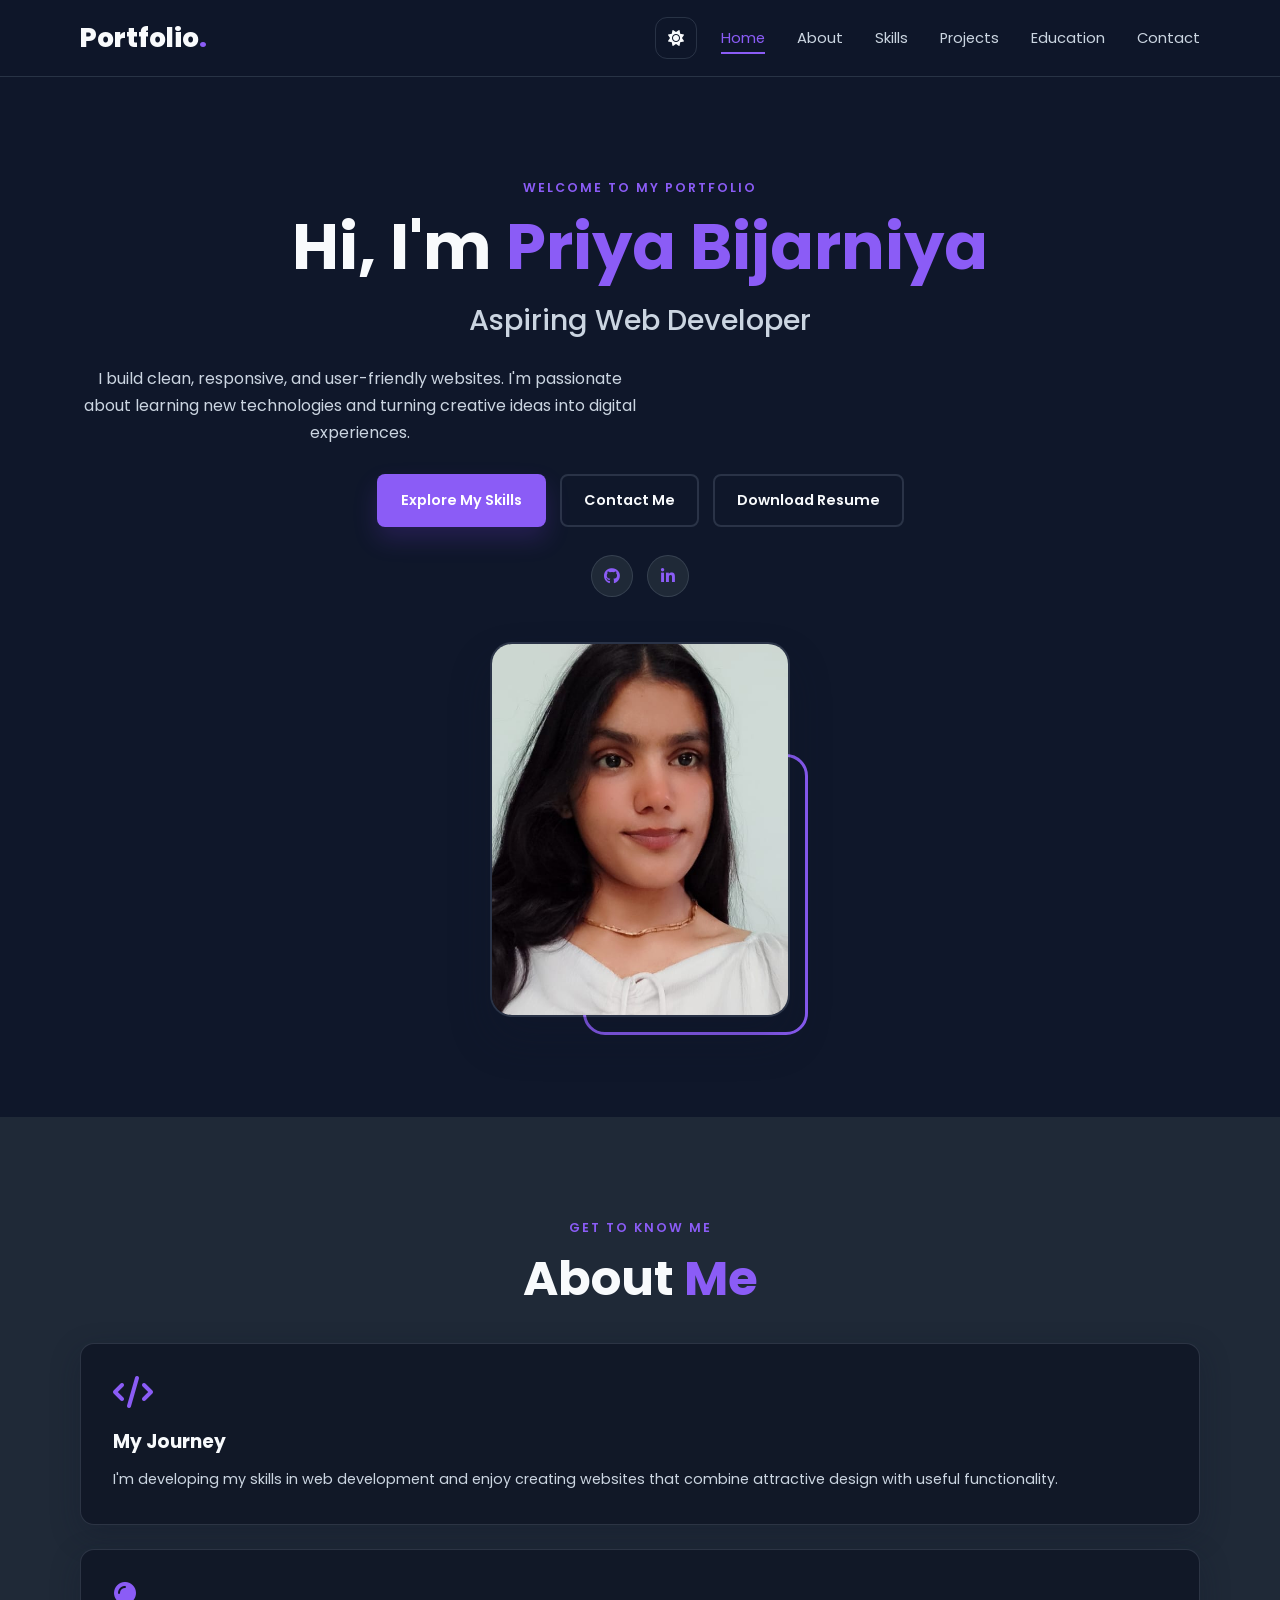
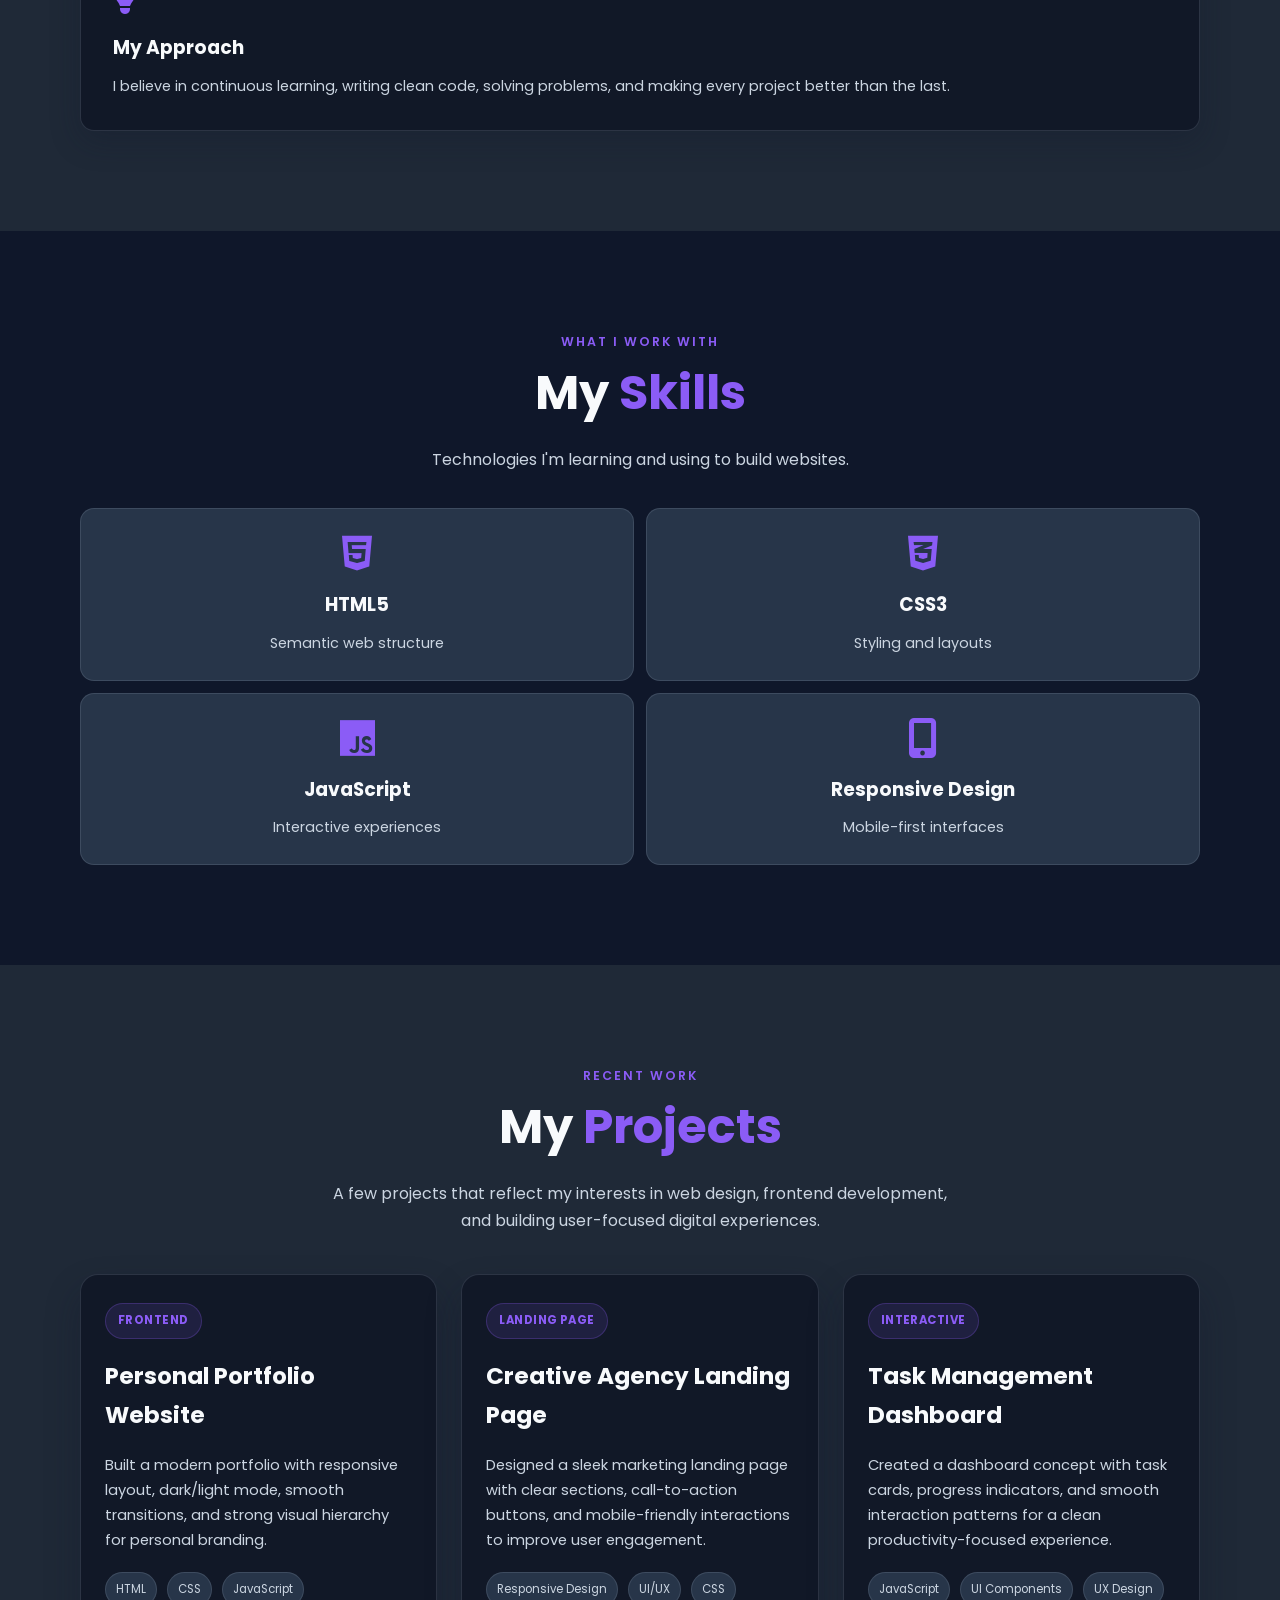
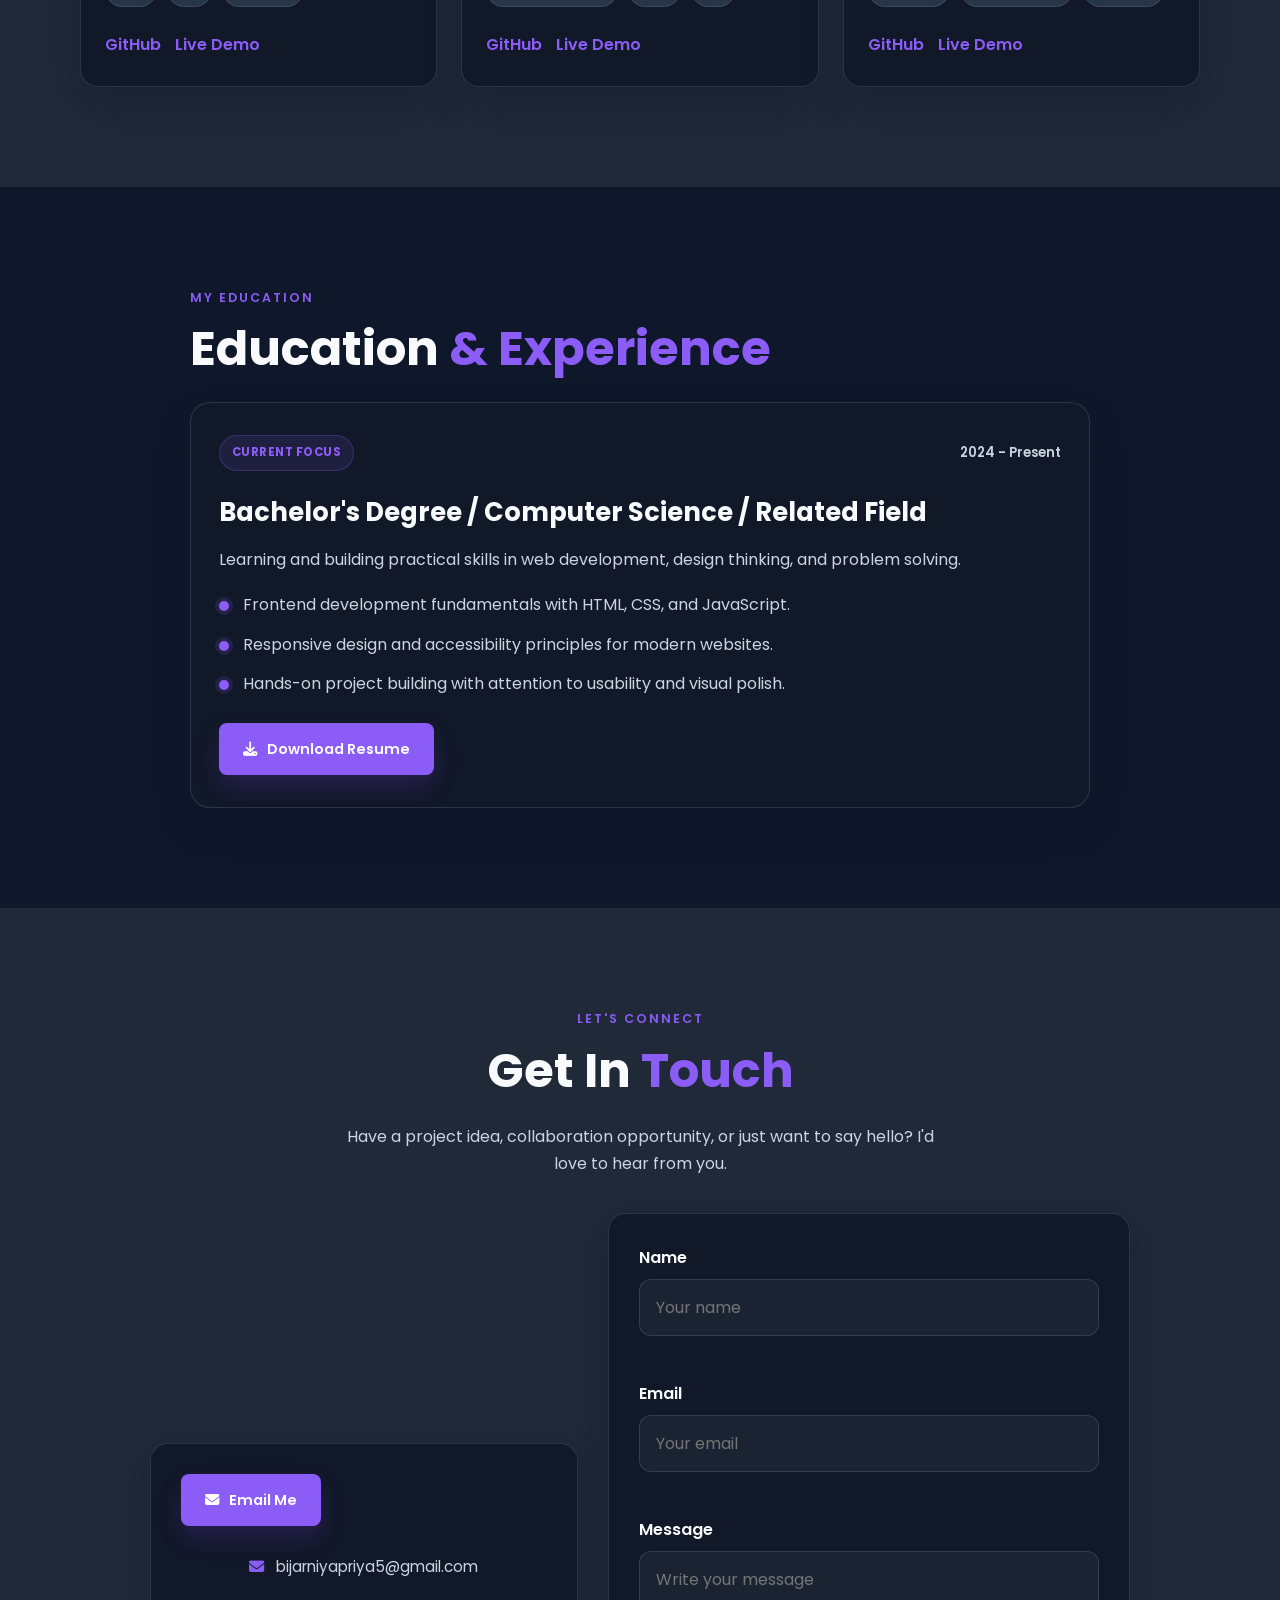
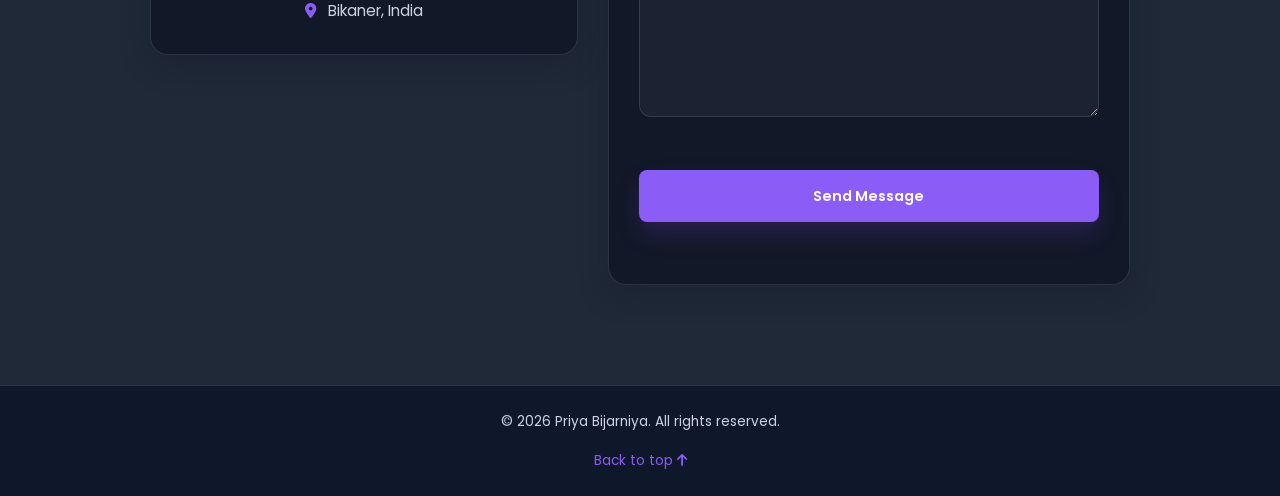
<file: Portfolio/index.html>
<!DOCTYPE html>
<html lang="en">
<head>
  <meta charset="UTF-8">
  <meta name="viewport" content="width=device-width, initial-scale=1.0">
  <meta name="description" content="Personal portfolio of a web developer.">
  <title>My Portfolio | Web Developer</title>

  <link rel="preconnect" href="https://fonts.googleapis.com">
  <link rel="preconnect" href="https://fonts.gstatic.com" crossorigin>
  <link href="https://fonts.googleapis.com/css2?family=Poppins:wght@400;500;600;700;800&display=swap" rel="stylesheet">
  <link rel="stylesheet" href="https://cdnjs.cloudflare.com/ajax/libs/font-awesome/6.5.2/css/all.min.css">
  <link rel="stylesheet" href="style.css">
  <script src="script.js" defer></script>
</head>
<body>

  <header class="header">
    <nav class="navbar container" aria-label="Main navigation">
      <a href="#home" class="logo">Portfolio<span>.</span></a>

      <div class="nav-actions">
        <button class="theme-toggle" type="button" aria-label="Toggle dark mode">
          <i class="fa-solid fa-sun"></i>
        </button>

        <button class="menu-toggle" aria-label="Open navigation menu"
          aria-expanded="false" aria-controls="nav-menu" type="button">
          <i class="fa-solid fa-bars"></i>
        </button>
      </div>

      <ul class="nav-menu" id="nav-menu">
        <li><a href="#home" class="nav-link active">Home</a></li>
        <li><a href="#about" class="nav-link">About</a></li>
        <li><a href="#skills" class="nav-link">Skills</a></li>
        <li><a href="#projects" class="nav-link">Projects</a></li>
        <li><a href="#education" class="nav-link">Education</a></li>
        <li><a href="#contact" class="nav-link">Contact</a></li>
      </ul>
    </nav>
  </header>

  <main>
    <section id="home" class="hero section">
      <div class="container hero-grid">
        <div class="hero-content reveal">
          <p class="eyebrow">WELCOME TO MY PORTFOLIO</p>
          <h1>Hi, I'm <span>Priya Bijarniya</span></h1>
          <h2>Aspiring Web Developer</h2>
          <p class="hero-description">
            I build clean, responsive, and user-friendly websites.
            I'm passionate about learning new technologies and turning
            creative ideas into digital experiences.
          </p>

          <div class="hero-buttons">
            <a href="#skills" class="btn btn-primary">Explore My Skills</a>
            <a href="#contact" class="btn btn-outline">Contact Me</a>
            <a href="resume.html" target="_blank" class="btn btn-outline" download="Priya-Bijarniya-Resume.html">Download Resume</a>
          </div>

          <div class="social-links">
            <a href="https://github.com/" aria-label="GitHub" target="_blank" rel="noreferrer">
              <i class="fa-brands fa-github"></i>
            </a>
            <a href="https://linkedin.com/" aria-label="LinkedIn" target="_blank" rel="noreferrer">
              <i class="fa-brands fa-linkedin-in"></i>
            </a>
          </div>
        </div>

        <div class="hero-image reveal reveal-delay">
          <img
            src="./assets/img.jpeg"
            alt="Portrait of Priya Bijarniya">
          <div class="image-decoration"></div>
        </div>
      </div>
    </section>

    <section id="about" class="section about">
      <div class="container">
        <p class="eyebrow">GET TO KNOW ME</p>
        <h2 class="section-title">About <span>Me</span></h2>

        <div class="about-grid">
          <div class="about-card reveal">
            <i class="fa-solid fa-code"></i>
            <h3>My Journey</h3>
            <p>
              I'm developing my skills in web development and enjoy
              creating websites that combine attractive design with
              useful functionality.
            </p>
          </div>

          <div class="about-card reveal reveal-delay">
            <i class="fa-solid fa-lightbulb"></i>
            <h3>My Approach</h3>
            <p>
              I believe in continuous learning, writing clean code,
              solving problems, and making every project better
              than the last.
            </p>
          </div>
        </div>
      </div>
    </section>

    <section id="skills" class="section skills">
      <div class="container">
        <p class="eyebrow">WHAT I WORK WITH</p>
        <h2 class="section-title">My <span>Skills</span></h2>
        <p class="section-description">
          Technologies I'm learning and using to build websites.
        </p>

        <div class="skills-grid">
          <article class="skill-card reveal">
            <i class="fa-brands fa-html5"></i>
            <h3>HTML5</h3>
            <p>Semantic web structure</p>
          </article>

          <article class="skill-card reveal reveal-delay">
            <i class="fa-brands fa-css3-alt"></i>
            <h3>CSS3</h3>
            <p>Styling and layouts</p>
          </article>

          <article class="skill-card reveal reveal-delay-2">
            <i class="fa-brands fa-js"></i>
            <h3>JavaScript</h3>
            <p>Interactive experiences</p>
          </article>

          <article class="skill-card reveal reveal-delay-3">
            <i class="fa-solid fa-mobile-screen-button"></i>
            <h3>Responsive Design</h3>
            <p>Mobile-first interfaces</p>
          </article>
        </div>
      </div>
    </section>

    <section id="projects" class="section projects">
      <div class="container">
        <p class="eyebrow">RECENT WORK</p>
        <h2 class="section-title">My <span>Projects</span></h2>
        <p class="section-description">
          A few projects that reflect my interests in web design, frontend development,
          and building user-focused digital experiences.
        </p>

        <div class="projects-grid">
          <article class="project-card reveal">
            <div class="project-badge">Frontend</div>
            <h3>Personal Portfolio Website</h3>
            <p>
              Built a modern portfolio with responsive layout, dark/light mode, smooth
              transitions, and strong visual hierarchy for personal branding.
            </p>
            <ul class="project-tags">
              <li>HTML</li>
              <li>CSS</li>
              <li>JavaScript</li>
            </ul>
            <div class="project-links">
              <a href="https://github.com/" target="_blank" rel="noreferrer">GitHub</a>
              <a href="https://example.com" target="_blank" rel="noreferrer">Live Demo</a>
            </div>
          </article>

          <article class="project-card reveal reveal-delay">
            <div class="project-badge">Landing Page</div>
            <h3>Creative Agency Landing Page</h3>
            <p>
              Designed a sleek marketing landing page with clear sections, call-to-action
              buttons, and mobile-friendly interactions to improve user engagement.
            </p>
            <ul class="project-tags">
              <li>Responsive Design</li>
              <li>UI/UX</li>
              <li>CSS</li>
            </ul>
            <div class="project-links">
              <a href="https://github.com/" target="_blank" rel="noreferrer">GitHub</a>
              <a href="https://example.com" target="_blank" rel="noreferrer">Live Demo</a>
            </div>
          </article>

          <article class="project-card reveal reveal-delay-2">
            <div class="project-badge">Interactive</div>
            <h3>Task Management Dashboard</h3>
            <p>
              Created a dashboard concept with task cards, progress indicators, and smooth
              interaction patterns for a clean productivity-focused experience.
            </p>
            <ul class="project-tags">
              <li>JavaScript</li>
              <li>UI Components</li>
              <li>UX Design</li>
            </ul>
            <div class="project-links">
              <a href="https://github.com/" target="_blank" rel="noreferrer">GitHub</a>
              <a href="https://example.com" target="_blank" rel="noreferrer">Live Demo</a>
            </div>
          </article>
        </div>
      </div>
    </section>

    <section id="education" class="section education">
      <div class="container education-wrap">
        <p class="eyebrow">MY EDUCATION</p>
        <h2 class="section-title">Education <span>& Experience</span></h2>

        <div class="education-card reveal">
          <div class="education-header">
            <span class="education-badge">Current Focus</span>
            <span class="education-year">2024 - Present</span>
          </div>

          <h3>Bachelor's Degree / Computer Science / Related Field</h3>
          <p class="education-school">Learning and building practical skills in web development, design thinking, and problem solving.</p>

          <ul class="education-points">
            <li>Frontend development fundamentals with HTML, CSS, and JavaScript.</li>
            <li>Responsive design and accessibility principles for modern websites.</li>
            <li>Hands-on project building with attention to usability and visual polish.</li>
          </ul>

          <a href="resume.html" target="_blank" class="btn btn-primary" download="Priya-Bijarniya-Resume.html">
            <i class="fa-solid fa-download"></i>
            Download Resume
          </a>
        </div>
      </div>
    </section>

    <section id="contact" class="section contact">
      <div class="container contact-content">
        <p class="eyebrow">LET'S CONNECT</p>
        <h2 class="section-title">Get In <span>Touch</span></h2>
        <p class="section-description">
          Have a project idea, collaboration opportunity, or just want
          to say hello? I'd love to hear from you.
        </p>

        <div class="contact-layout">
          <div class="contact-info reveal">
            <a href="mailto:bijarniyapriya5@gmail.com" class="btn btn-primary contact-email-btn">
              <i class="fa-solid fa-envelope"></i>
              Email Me
            </a>

            <div class="contact-details">
              <p><i class="fa-solid fa-envelope"></i>
                bijarniyapriya5@gmail.com</p>
              <p><i class="fa-solid fa-location-dot"></i>
                Bikaner, India</p>
            </div>
          </div>

          <form class="contact-form reveal reveal-delay" id="contactForm" novalidate>
            <div class="form-group">
              <label for="name">Name</label>
              <input id="name" name="name" type="text" placeholder="Your name">
              <small class="error-message"></small>
            </div>

            <div class="form-group">
              <label for="email">Email</label>
              <input id="email" name="email" type="email" placeholder="Your email">
              <small class="error-message"></small>
            </div>

            <div class="form-group">
              <label for="message">Message</label>
              <textarea id="message" name="message" rows="5" placeholder="Write your message"></textarea>
              <small class="error-message"></small>
            </div>

            <button type="submit" class="btn btn-primary submit-btn">Send Message</button>
            <p class="form-status" aria-live="polite"></p>
          </form>
        </div>
      </div>
    </section>
  </main>

  <footer class="footer">
    <div class="container footer-content">
      <p>© <span id="year"></span> Priya Bijarniya. All rights reserved.</p>
      <a href="#home" aria-label="Back to top">
        Back to top <i class="fa-solid fa-arrow-up"></i>
      </a>
    </div>
  </footer>

</body>
</html>
</file>
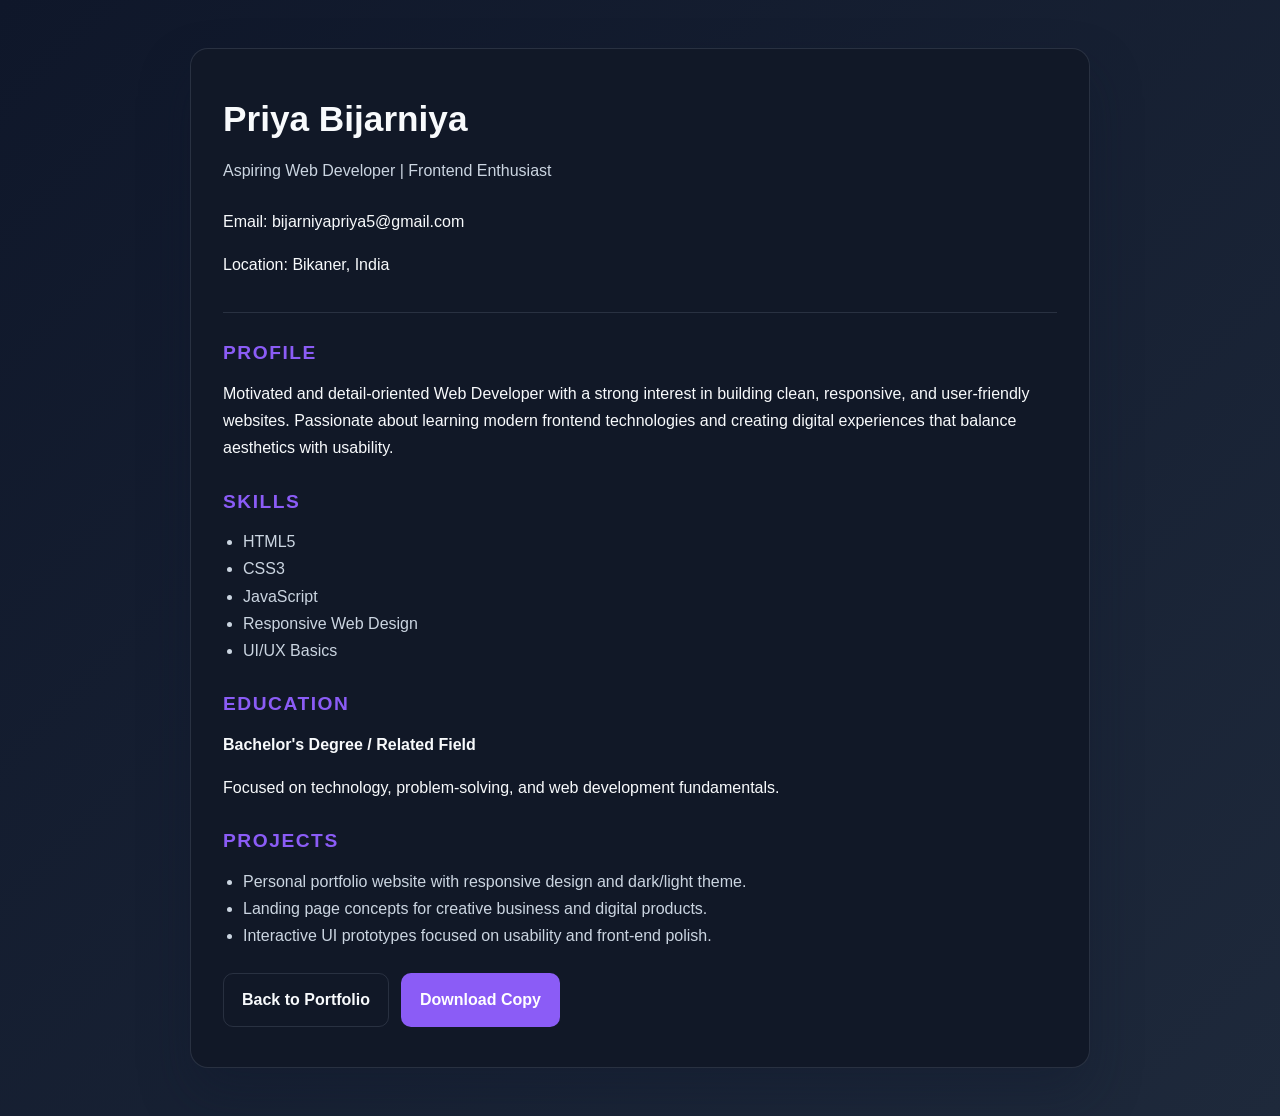
<file: Portfolio/resume.html>
<!DOCTYPE html>
<html lang="en">
<head>
  <meta charset="UTF-8" />
  <meta name="viewport" content="width=device-width, initial-scale=1.0" />
  <title>Priya Bijarniya | Resume</title>
  <style>
    :root {
      --bg: #0f172a;
      --card: #111827;
      --primary: #8b5cf6;
      --text: #f8fafc;
      --muted: #cbd5e1;
      --border: rgba(148, 163, 184, 0.18);
    }

    * { box-sizing: border-box; }

    body {
      margin: 0;
      font-family: Arial, sans-serif;
      background: linear-gradient(135deg, #0f172a, #1e293b);
      color: var(--text);
      line-height: 1.7;
    }

    .resume-wrapper {
      max-width: 900px;
      margin: 48px auto;
      background: var(--card);
      border: 1px solid var(--border);
      border-radius: 18px;
      box-shadow: 0 25px 50px rgba(15, 23, 42, 0.35);
      padding: 40px 32px;
    }

    h1, h2, h3, p { margin-top: 0; }

    h1 {
      margin-bottom: 8px;
      font-size: 2.2rem;
    }

    .subtitle {
      color: var(--muted);
      margin-bottom: 24px;
    }

    .header {
      border-bottom: 1px solid var(--border);
      margin-bottom: 24px;
      padding-bottom: 18px;
    }

    .section {
      margin-bottom: 24px;
    }

    .section h2 {
      color: var(--primary);
      font-size: 1.2rem;
      text-transform: uppercase;
      letter-spacing: 0.08em;
      margin-bottom: 10px;
    }

    ul {
      margin: 0;
      padding-left: 20px;
      color: var(--muted);
    }

    .actions {
      margin-top: 24px;
      display: flex;
      gap: 12px;
      flex-wrap: wrap;
    }

    .btn {
      display: inline-block;
      text-decoration: none;
      padding: 12px 18px;
      border-radius: 10px;
      font-weight: 600;
      border: 1px solid transparent;
    }

    .primary {
      background: var(--primary);
      color: white;
    }

    .secondary {
      border-color: var(--border);
      color: var(--text);
    }

    @media (max-width: 640px) {
      .resume-wrapper {
        margin: 20px 12px;
        padding: 24px 18px;
      }
    }
  </style>
</head>
<body>
  <main class="resume-wrapper">
    <header class="header">
      <h1>Priya Bijarniya</h1>
      <p class="subtitle">Aspiring Web Developer | Frontend Enthusiast</p>
      <p>Email: bijarniyapriya5@gmail.com</p>
      <p>Location: Bikaner, India</p>
    </header>

    <section class="section">
      <h2>Profile</h2>
      <p>
        Motivated and detail-oriented Web Developer with a strong interest in building clean,
        responsive, and user-friendly websites. Passionate about learning modern frontend
        technologies and creating digital experiences that balance aesthetics with usability.
      </p>
    </section>

    <section class="section">
      <h2>Skills</h2>
      <ul>
        <li>HTML5</li>
        <li>CSS3</li>
        <li>JavaScript</li>
        <li>Responsive Web Design</li>
        <li>UI/UX Basics</li>
      </ul>
    </section>

    <section class="section">
      <h2>Education</h2>
      <p><strong>Bachelor's Degree / Related Field</strong></p>
      <p>Focused on technology, problem-solving, and web development fundamentals.</p>
    </section>

    <section class="section">
      <h2>Projects</h2>
      <ul>
        <li>Personal portfolio website with responsive design and dark/light theme.</li>
        <li>Landing page concepts for creative business and digital products.</li>
        <li>Interactive UI prototypes focused on usability and front-end polish.</li>
      </ul>
    </section>

    <div class="actions">
      <a href="index.html" class="btn secondary">Back to Portfolio</a>
      <a href="index.html" class="btn primary">Download Copy</a>
    </div>
  </main>
</body>
</html>
</file>
<file: Portfolio/style.css>
:root {
  --bg: #0f172a;
  --bg-soft: #111827;
  --surface: #1f2937;
  --surface-light: #273549;
  --primary: #8b5cf6;
  --primary-hover: #7c3aed;
  --text: #f8fafc;
  --muted: #cbd5e1;
  --border: rgba(148, 163, 184, 0.2);
  --shadow: rgba(15, 23, 42, 0.3);
  --card: #111827;
  --input-bg: rgba(148, 163, 184, 0.08);
  --font: "Poppins", sans-serif;
}

body.light-theme {
  --bg: #f6f8ff;
  --bg-soft: #edf2ff;
  --surface: #ffffff;
  --surface-light: #eef4ff;
  --primary: #7c3aed;
  --primary-hover: #6d28d9;
  --text: #1f2937;
  --muted: #475569;
  --border: rgba(99, 102, 241, 0.18);
  --shadow: rgba(15, 23, 42, 0.1);
  --card: #ffffff;
  --input-bg: rgba(99, 102, 241, 0.04);
}

* {
  margin: 0;
  padding: 0;
  box-sizing: border-box;
}

html {
  scroll-behavior: smooth;
  scroll-padding-top: 90px;
}

body {
  background: var(--bg);
  color: var(--text);
  font-family: var(--font);
  line-height: 1.7;
  transition: background 0.3s ease, color 0.3s ease;
}

a {
  color: inherit;
  text-decoration: none;
}

img {
  display: block;
  max-width: 100%;
}

button,
input,
textarea {
  font: inherit;
}

.container {
  width: min(1120px, 90%);
  margin-inline: auto;
}

.section {
  padding: 100px 0;
  scroll-margin-top: 80px;
}

.eyebrow {
  color: var(--primary);
  font-size: 0.78rem;
  font-weight: 600;
  letter-spacing: 2px;
  margin-bottom: 12px;
}

.section-title {
  font-size: clamp(2rem, 5vw, 3rem);
  line-height: 1.2;
  margin-bottom: 24px;
}

.section-title span,
.hero h1 span {
  color: var(--primary);
}

.section-description {
  color: var(--muted);
  max-width: 620px;
  margin: 0 auto 35px;
}

section:nth-of-type(even) {
  background: var(--surface);
}

.reveal {
  opacity: 0;
  transform: translateY(28px);
  transition: opacity 0.7s ease, transform 0.7s ease;
}

.reveal.visible {
  opacity: 1;
  transform: translateY(0);
}

.reveal-delay {
  transition-delay: 0.1s;
}

.reveal-delay-2 {
  transition-delay: 0.2s;
}

.reveal-delay-3 {
  transition-delay: 0.3s;
}

/* ---------- Navigation ---------- */
.header {
  position: sticky;
  top: 0;
  z-index: 1000;
  background: rgba(15, 23, 42, 0.92);
  border-bottom: 1px solid var(--border);
  backdrop-filter: blur(12px);
}

body.light-theme .header {
  background: rgba(246, 248, 255, 0.9);
}

.navbar {
  min-height: 76px;
  display: flex;
  align-items: center;
  justify-content: space-between;
  gap: 24px;
  position: relative;
}

.logo {
  font-size: 1.65rem;
  font-weight: 800;
}

.logo span {
  color: var(--primary);
}

.nav-actions {
  display: flex;
  align-items: center;
  gap: 12px;
  margin-left: auto;
}

.theme-toggle,
.menu-toggle {
  display: inline-flex;
  align-items: center;
  justify-content: center;
  width: 42px;
  height: 42px;
  border: 1px solid var(--border);
  background: transparent;
  color: var(--text);
  border-radius: 12px;
  cursor: pointer;
  transition: background 0.25s ease, transform 0.25s ease, border-color 0.25s ease;
}

.theme-toggle:hover,
.menu-toggle:hover {
  border-color: var(--primary);
  transform: translateY(-2px);
}

.nav-menu {
  display: flex;
  align-items: center;
  gap: 32px;
  list-style: none;
}

.nav-link {
  color: var(--muted);
  font-size: 0.92rem;
  transition: color 0.25s ease;
  position: relative;
}

.nav-link:hover,
.nav-link.active {
  color: var(--primary);
}

.nav-link::after {
  content: "";
  position: absolute;
  left: 0;
  bottom: -6px;
  width: 100%;
  height: 2px;
  background: var(--primary);
  transform: scaleX(0);
  transform-origin: center;
  transition: transform 0.25s ease;
}

.nav-link:hover::after,
.nav-link.active::after {
  transform: scaleX(1);
}

.menu-toggle {
  display: none;
}

/* ---------- Buttons ---------- */
.hero-buttons,
.social-links {
  display: flex;
  flex-wrap: wrap;
  align-items: center;
  gap: 14px;
}

.btn {
  display: inline-flex;
  justify-content: center;
  align-items: center;
  gap: 10px;
  padding: 12px 22px;
  border: 2px solid transparent;
  border-radius: 8px;
  font: inherit;
  font-size: 0.9rem;
  font-weight: 600;
  transition: 0.25s ease;
}

.btn-primary {
  color: #ffffff;
  background: var(--primary);
  box-shadow: 0 12px 24px rgba(124, 58, 237, 0.2);
}

.btn-primary:hover {
  background: var(--primary-hover);
  color: #fff;
  transform: translateY(-2px);
}

.btn-outline {
  border-color: var(--border);
}

.btn-outline:hover {
  border-color: var(--primary);
  color: var(--primary);
}

/* ---------- Hero / Home ---------- */
.hero {
  min-height: calc(100vh - 76px);
  display: flex;
  align-items: center;
}

.hero-grid {
  display: grid;
  grid-template-columns: 1.2fr 0.8fr;
  align-items: center;
  gap: 70px;
}

.hero h1 {
  font-size: clamp(2.4rem, 5vw, 4.4rem);
  line-height: 1.15;
  margin-bottom: 12px;
}

.hero h2 {
  color: var(--muted);
  font-size: clamp(1.2rem, 2.5vw, 1.8rem);
  font-weight: 500;
  margin-bottom: 20px;
}

.hero-description {
  color: var(--muted);
  max-width: 560px;
  margin-bottom: 28px;
}

.social-links {
  margin-top: 28px;
}

.social-links a {
  width: 42px;
  height: 42px;
  display: grid;
  place-items: center;
  border: 1px solid var(--border);
  border-radius: 50%;
  background: var(--surface);
  color: var(--primary);
  transition: 0.25s ease;
}

.social-links a:hover {
  background: var(--primary);
  color: var(--bg);
  transform: translateY(-3px);
}

.hero-image {
  position: relative;
  width: min(100%, 380px);
  justify-self: center;
}

.hero-image img {
  position: relative;
  z-index: 1;
  width: 100%;
  aspect-ratio: 4 / 5;
  object-fit: cover;
  border-radius: 22px;
  border: 2px solid var(--border);
  box-shadow: 0 22px 40px var(--shadow);
}

.image-decoration {
  position: absolute;
  width: 75%;
  height: 75%;
  right: -18px;
  bottom: -18px;
  border: 3px solid var(--primary);
  border-radius: 22px;
}

/* ---------- About ---------- */
.about,
.skills,
.contact {
  text-align: center;
}

.about-grid {
  display: grid;
  grid-template-columns: repeat(2, minmax(0, 1fr));
  gap: 24px;
  margin-top: 35px;
  text-align: left;
}

.about-card {
  padding: 32px;
  background: var(--card);
  border: 1px solid var(--border);
  border-radius: 14px;
  transition: transform 0.25s ease,
              border-color 0.25s ease,
              box-shadow 0.25s ease;
  box-shadow: 0 10px 30px var(--shadow);
}

.about-card:hover,
.skill-card:hover {
  transform: translateY(-5px);
  border-color: var(--primary);
}

.about-card > i {
  font-size: 2rem;
  color: var(--primary);
  margin-bottom: 18px;
}

.about-card h3,
.skill-card h3 {
  margin-bottom: 10px;
}

.about-card p,
.skill-card p {
  color: var(--muted);
  font-size: 0.9rem;
}

/* ---------- Skills ---------- */
.skills-grid {
  display: grid;
  grid-template-columns: repeat(4, minmax(0, 1fr));
  gap: 20px;
  text-align: center;
}

.skill-card {
  padding: 28px 16px;
  background: var(--surface-light);
  border: 1px solid var(--border);
  border-radius: 14px;
  transition: transform 0.25s ease,
              border-color 0.25s ease;
}

.skill-card > i {
  font-size: 2.5rem;
  color: var(--primary);
  margin-bottom: 16px;
}

/* ---------- Projects ---------- */
.projects {
  text-align: center;
}

.projects-grid {
  display: grid;
  grid-template-columns: repeat(3, minmax(0, 1fr));
  gap: 24px;
  margin-top: 40px;
  text-align: left;
}

.project-card {
  display: flex;
  flex-direction: column;
  gap: 18px;
  padding: 28px 24px;
  border-radius: 18px;
  background: var(--card);
  border: 1px solid var(--border);
  box-shadow: 0 18px 35px var(--shadow);
  transition: transform 0.25s ease, border-color 0.25s ease, box-shadow 0.25s ease;
}

.project-card:hover {
  transform: translateY(-5px);
  border-color: var(--primary);
  box-shadow: 0 20px 40px rgba(124, 58, 237, 0.12);
}

.project-badge,
.education-badge {
  align-self: flex-start;
  padding: 7px 12px;
  border-radius: 999px;
  background: rgba(139, 92, 246, 0.12);
  border: 1px solid rgba(139, 92, 246, 0.25);
  color: var(--primary);
  font-size: 0.72rem;
  font-weight: 700;
  letter-spacing: 0.04em;
  text-transform: uppercase;
}

.project-card h3 {
  font-size: 1.45rem;
  margin: 0;
}

.project-card p {
  color: var(--muted);
  font-size: 0.92rem;
}

.project-tags {
  list-style: none;
  display: flex;
  flex-wrap: wrap;
  gap: 10px;
  margin-top: auto;
}

.project-tags li {
  padding: 7px 10px;
  border-radius: 999px;
  background: var(--surface-light);
  color: var(--muted);
  font-size: 0.72rem;
  border: 1px solid var(--border);
}

.project-links {
  display: flex;
  align-items: center;
  gap: 14px;
  margin-top: 6px;
}

.project-links a {
  color: var(--primary);
  font-weight: 600;
}

/* ---------- Education ---------- */
.education-wrap {
  max-width: 900px;
}

.education-card {
  padding: 32px 28px;
  background: var(--card);
  border: 1px solid var(--border);
  border-radius: 20px;
  box-shadow: 0 18px 35px var(--shadow);
}

.education-header {
  display: flex;
  justify-content: space-between;
  align-items: center;
  gap: 16px;
  margin-bottom: 20px;
}

.education-year {
  color: var(--muted);
  font-size: 0.82rem;
  font-weight: 600;
}

.education-card h3 {
  margin-bottom: 12px;
  font-size: clamp(1.3rem, 2vw, 1.8rem);
}

.education-school {
  color: var(--muted);
  margin-bottom: 18px;
}

.education-points {
  list-style: none;
  display: grid;
  gap: 12px;
  margin: 0 0 26px;
  padding: 0;
  color: var(--muted);
}

.education-points li {
  position: relative;
  padding-left: 24px;
}

.education-points li::before {
  content: "";
  position: absolute;
  left: 0;
  top: 10px;
  width: 10px;
  height: 10px;
  border-radius: 50%;
  background: var(--primary);
  box-shadow: 0 0 0 4px rgba(139, 92, 246, 0.15);
}

/* ---------- Contact ---------- */
.contact-content {
  max-width: 980px;
}

.contact-layout {
  display: grid;
  grid-template-columns: 0.9fr 1.1fr;
  gap: 30px;
  align-items: center;
  margin-top: 30px;
  text-align: left;
}

.contact-info,
.contact-form {
  background: var(--card);
  border: 1px solid var(--border);
  border-radius: 18px;
  box-shadow: 0 10px 30px var(--shadow);
}

.contact-info {
  padding: 30px;
}

.contact-email-btn {
  width: fit-content;
}

.contact-details {
  display: flex;
  flex-direction: column;
  gap: 18px;
  margin-top: 28px;
  color: var(--muted);
  font-size: 0.95rem;
}

.contact-details i {
  color: var(--primary);
  margin-right: 8px;
}

.contact-form {
  padding: 30px;
}

.form-group {
  margin-bottom: 20px;
}

.form-group label {
  display: block;
  margin-bottom: 8px;
  font-weight: 600;
  color: var(--text);
}

.form-group input,
.form-group textarea {
  width: 100%;
  background: var(--input-bg);
  color: var(--text);
  border: 1px solid var(--border);
  border-radius: 12px;
  padding: 14px 16px;
  transition: border-color 0.25s ease, box-shadow 0.25s ease;
}

.form-group input:focus,
.form-group textarea:focus {
  outline: none;
  border-color: var(--primary);
  box-shadow: 0 0 0 3px rgba(124, 58, 237, 0.12);
}

.form-group textarea {
  min-height: 120px;
  resize: vertical;
}

.error-message {
  display: block;
  min-height: 18px;
  margin-top: 6px;
  color: #f87171;
  font-size: 0.78rem;
}

.form-group input.invalid,
.form-group textarea.invalid {
  border-color: #f87171;
}

.submit-btn {
  width: 100%;
  cursor: pointer;
}

.form-status {
  min-height: 20px;
  margin-top: 12px;
  font-size: 0.9rem;
  font-weight: 600;
}

.form-status.success {
  color: #34d399;
}

.form-status.error {
  color: #f87171;
}

/* ---------- Footer ---------- */
.footer {
  padding: 24px 0;
  border-top: 1px solid var(--border);
}

.footer-content {
  display: flex;
  justify-content: space-between;
  align-items: center;
  gap: 16px;
  color: var(--muted);
  font-size: 0.85rem;
}

.footer a {
  color: var(--primary);
}

/* ---------- Tablet ---------- */
@media (max-width: 900px) {
  .section {
    padding: 75px 0;
  }

  .hero-grid,
  .contact-layout {
    grid-template-columns: 1fr;
    gap: 35px;
  }

  .skills-grid {
    grid-template-columns: repeat(2, minmax(0, 1fr));
  }

  .nav-menu {
    gap: 20px;
  }
}

/* ---------- Mobile ---------- */
@media (max-width: 640px) {
  .navbar {
    min-height: 68px;
  }

  .menu-toggle {
    display: inline-flex;
  }

  .nav-menu {
    display: flex;
    position: absolute;
    top: 72px;
    left: 10%;
    right: 10%;
    padding: 16px 20px;
    background: var(--surface);
    border: 1px solid var(--border);
    border-radius: 16px;
    box-shadow: 0 16px 32px var(--shadow);
    flex-direction: column;
    align-items: stretch;
    gap: 0;
    opacity: 0;
    pointer-events: none;
    transform: translateY(-12px);
    transition: opacity 0.25s ease, transform 0.25s ease;
  }

  .nav-menu.open {
    opacity: 1;
    pointer-events: auto;
    transform: translateY(0);
  }

  .nav-link {
    display: block;
    padding: 10px 0;
  }

  .hero-buttons {
    flex-direction: column;
    align-items: stretch;
  }

  .btn {
    width: 100%;
  }

  .projects-grid,
  .skills-grid,
  .about-grid {
    grid-template-columns: 1fr;
  }

  .education-header {
    flex-direction: column;
    align-items: flex-start;
  }

  .footer-content {
    flex-direction: column;
    text-align: center;
  }
}

  .hero {
    min-height: auto;
  }

  .hero-grid {
    grid-template-columns: 1fr;
    gap: 45px;
  }

  .hero-content {
    text-align: center;
  }

  .hero-buttons,
  .social-links {
    justify-content: center;
  }

  .hero-image {
    width: min(75%, 300px);
  }

  .about-grid {
    grid-template-columns: 1fr;
  }

  .skills-grid {
    grid-template-columns: repeat(2, minmax(0, 1fr));
    gap: 12px;
  }

  .skill-card {
    padding: 24px 10px;
  }

  .contact-details {
    flex-direction: column;
    align-items: center;
  }

  .footer-content {
    flex-direction: column;
    text-align: center;
  }


/* ---------- Accessibility ---------- */
a:focus-visible,
button:focus-visible {
  outline: 3px solid var(--primary);
  outline-offset: 4px;
}

@media (prefers-reduced-motion: reduce) {
  html {
    scroll-behavior: auto;
  }

  *,
  *::before,
  *::after {
    transition-duration: 0.01ms !important;
    animation-duration: 0.01ms !important;
    scroll-behavior: auto !important;
  }
}
</file>
